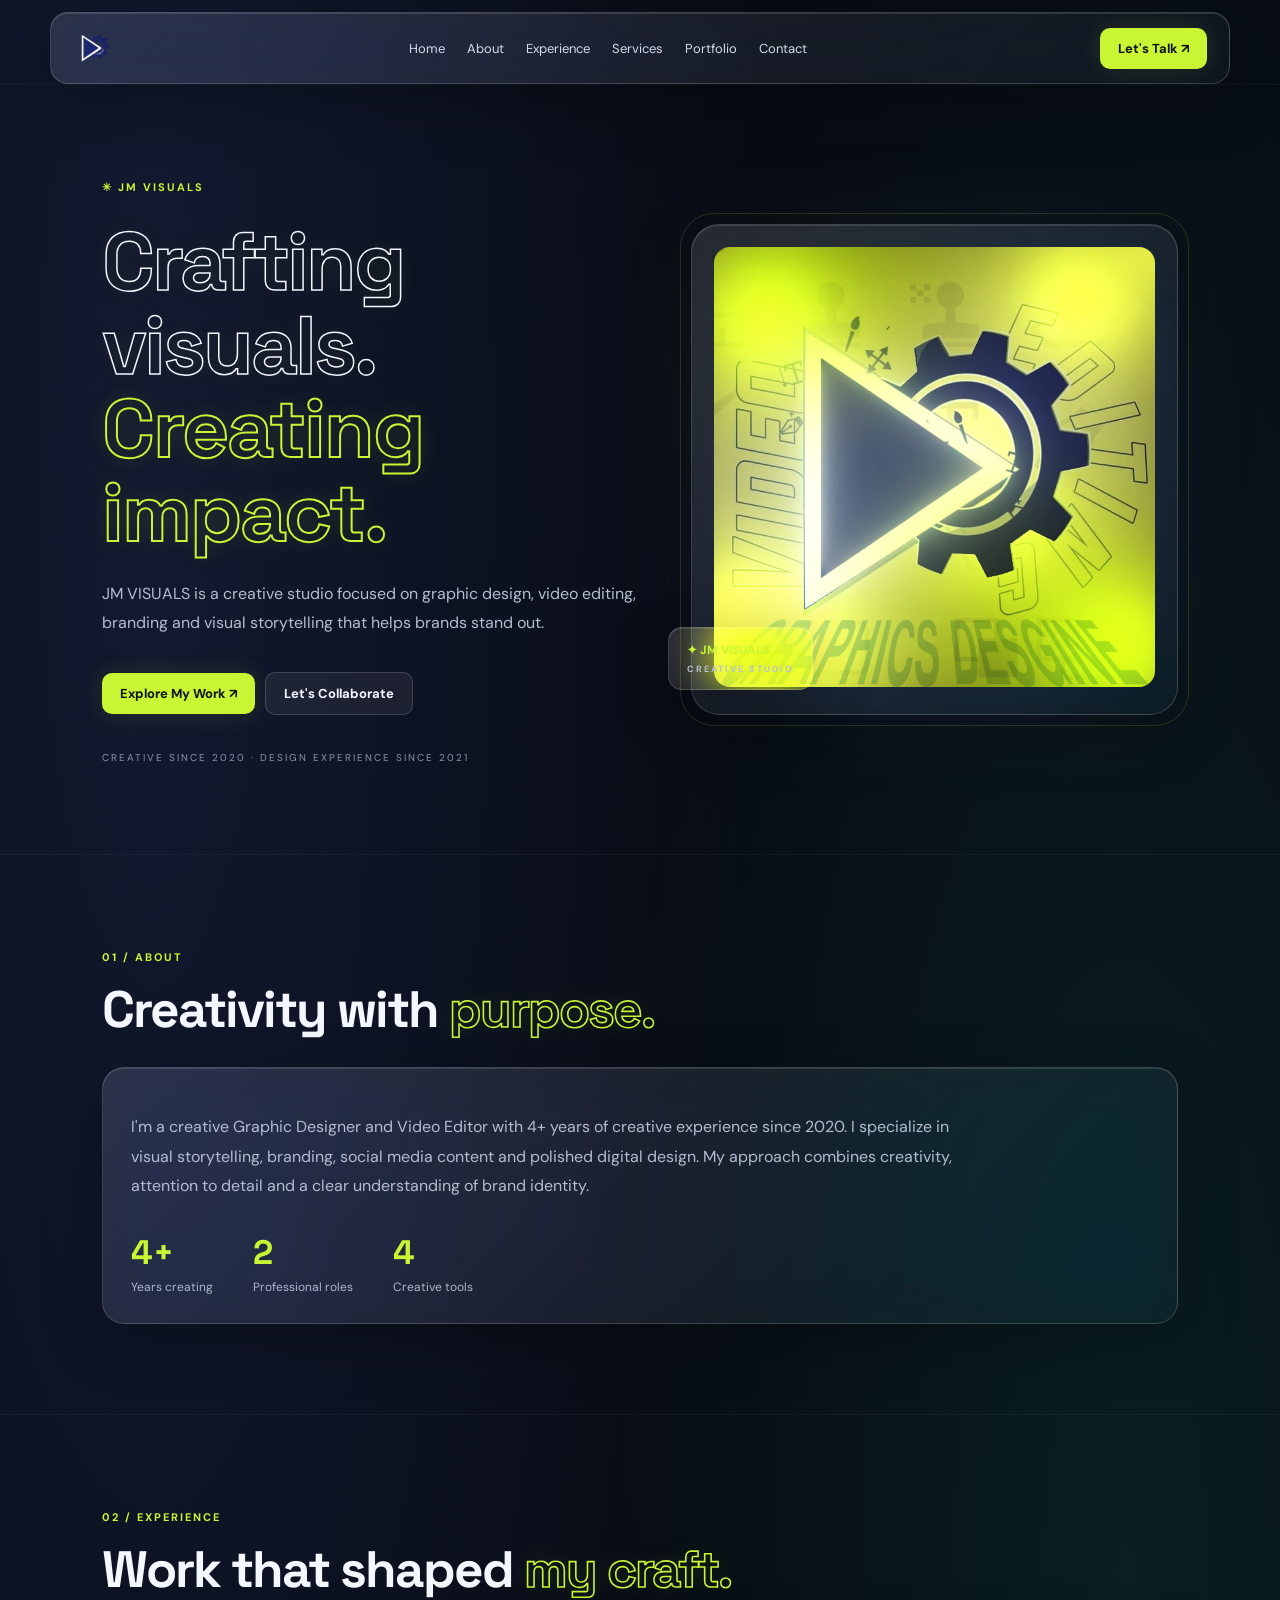
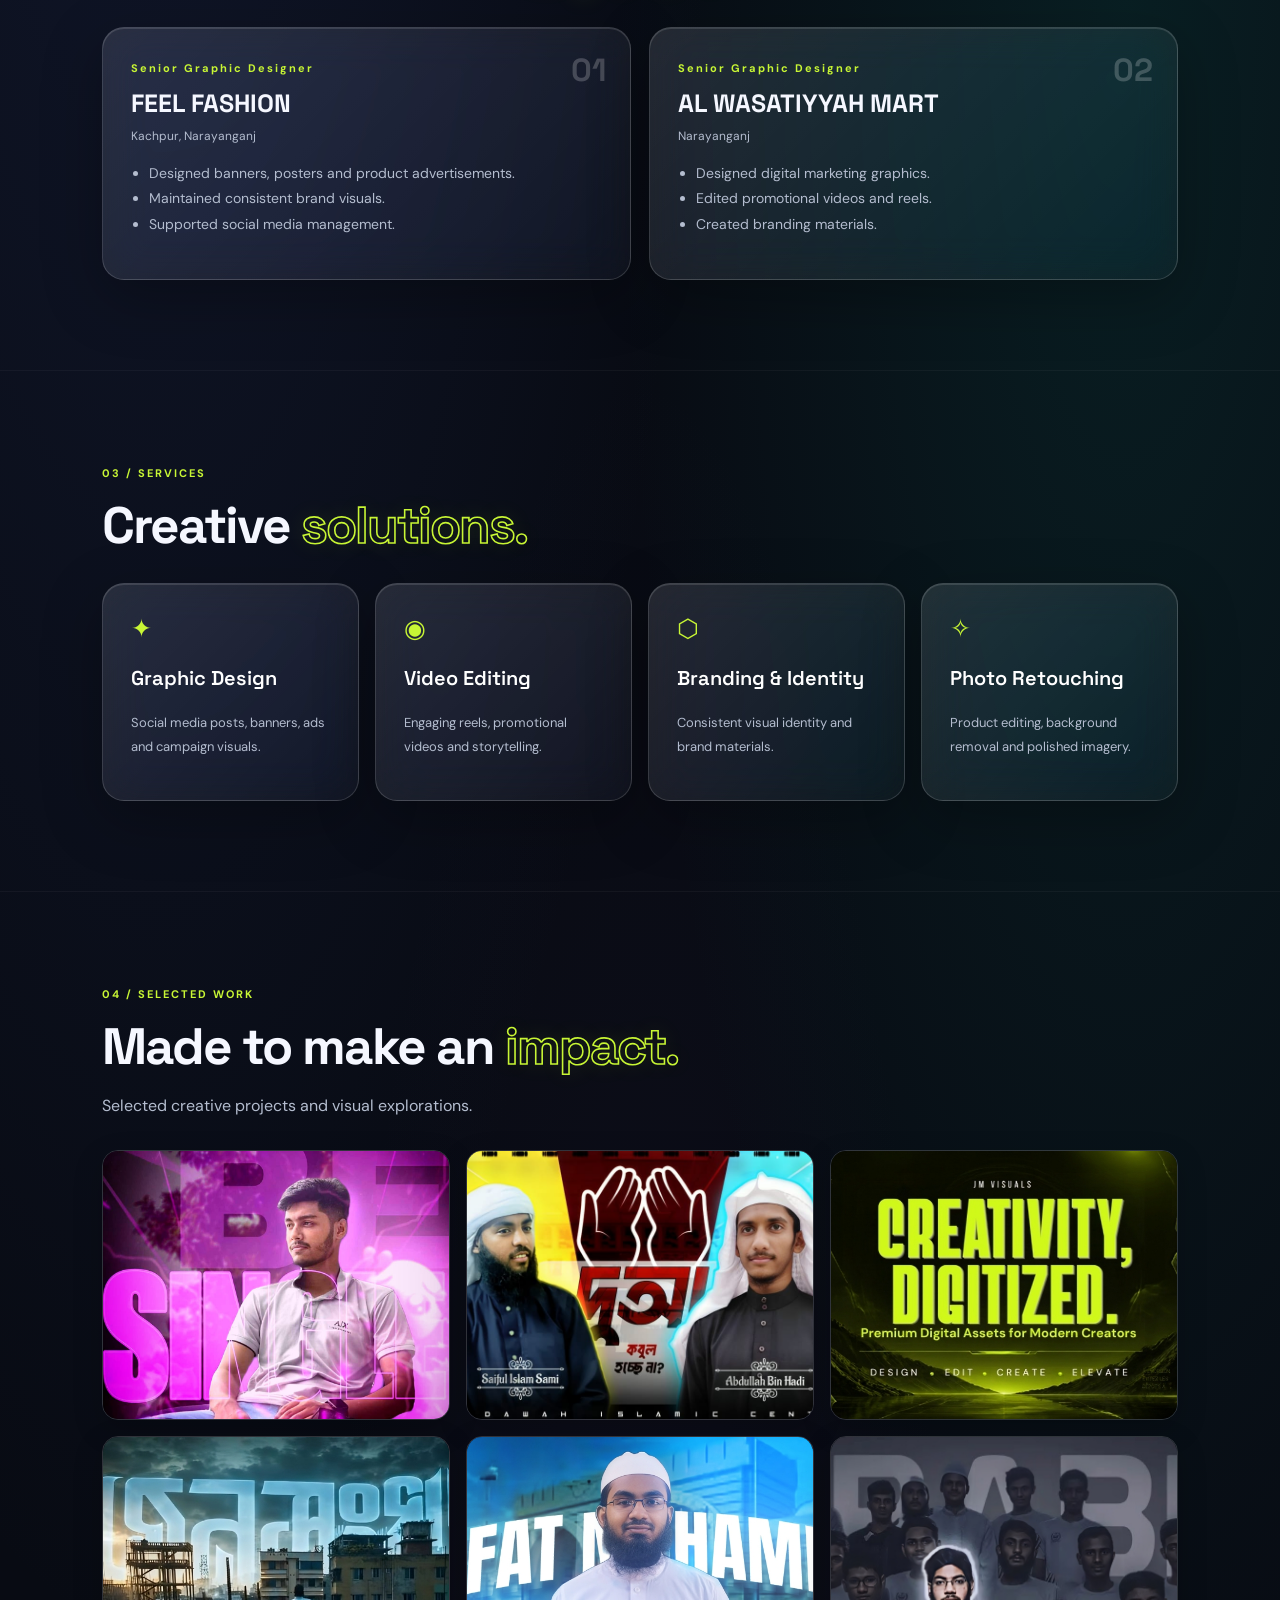
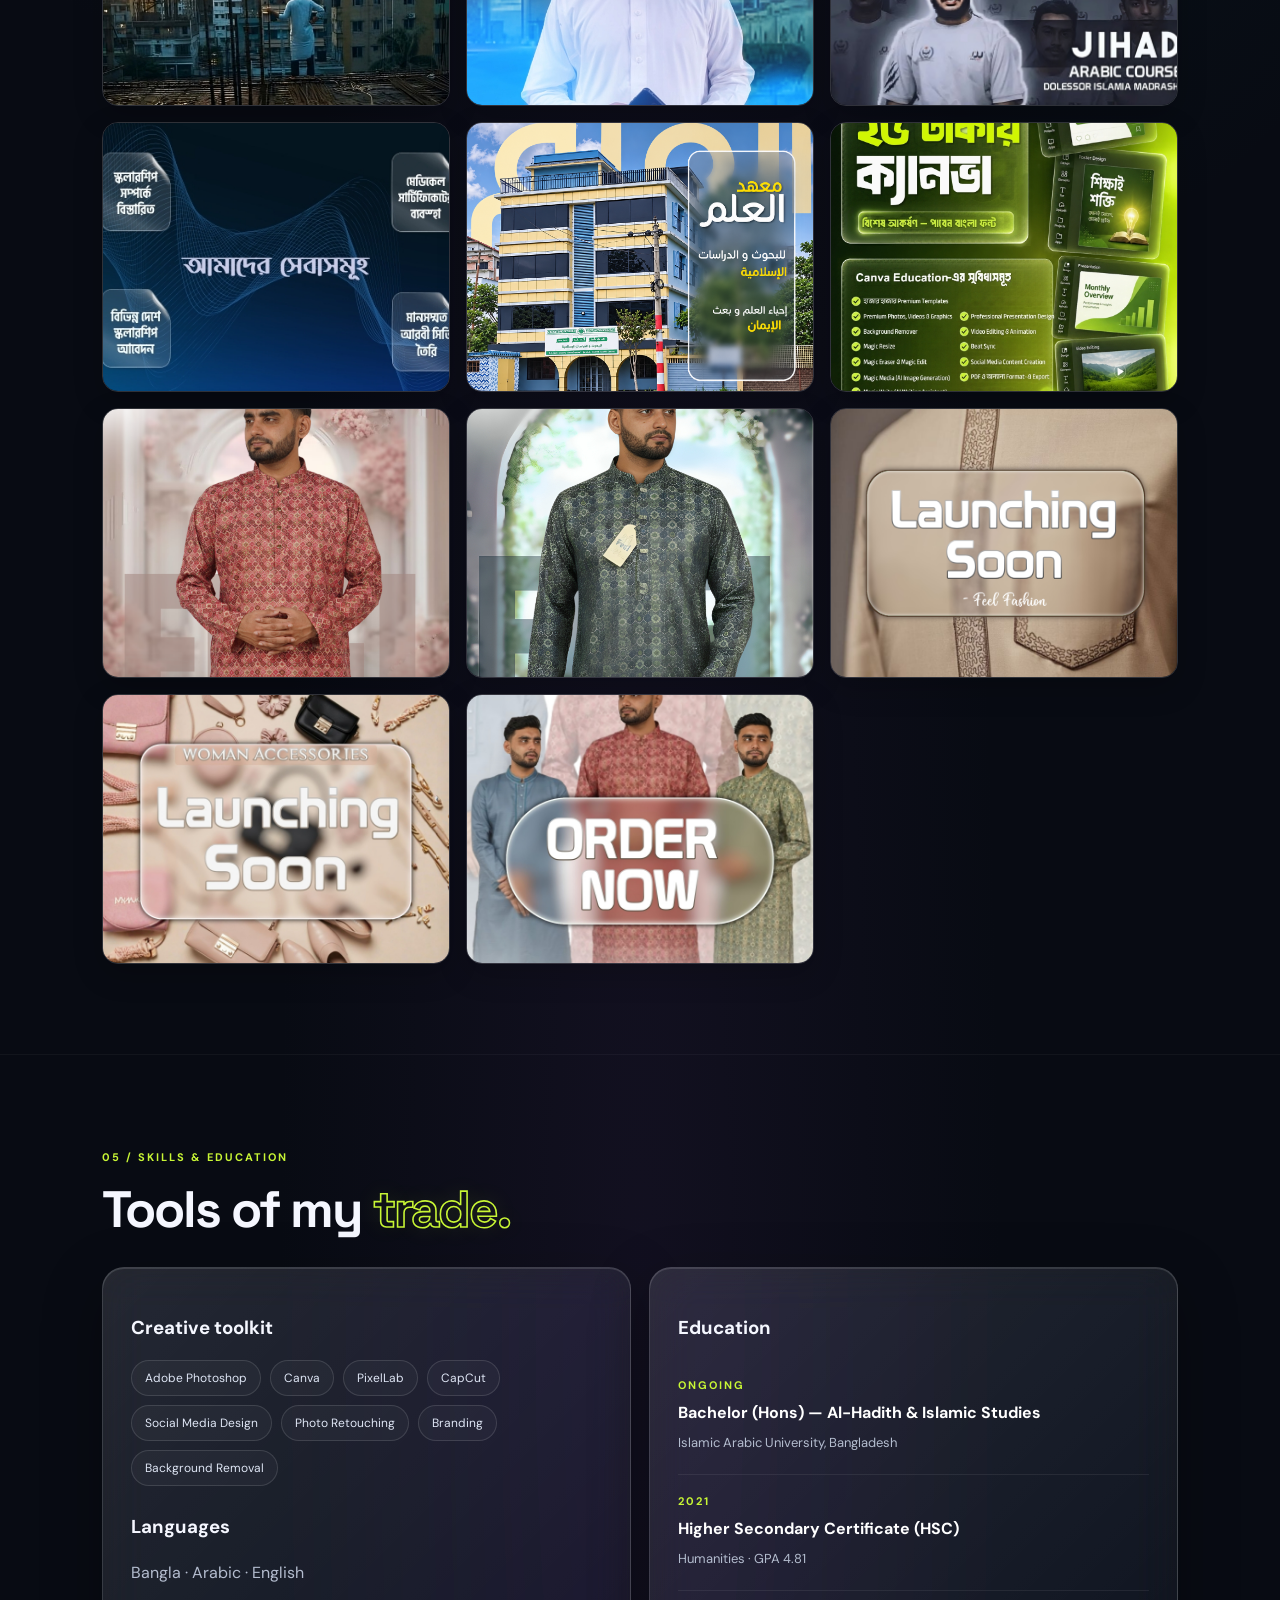
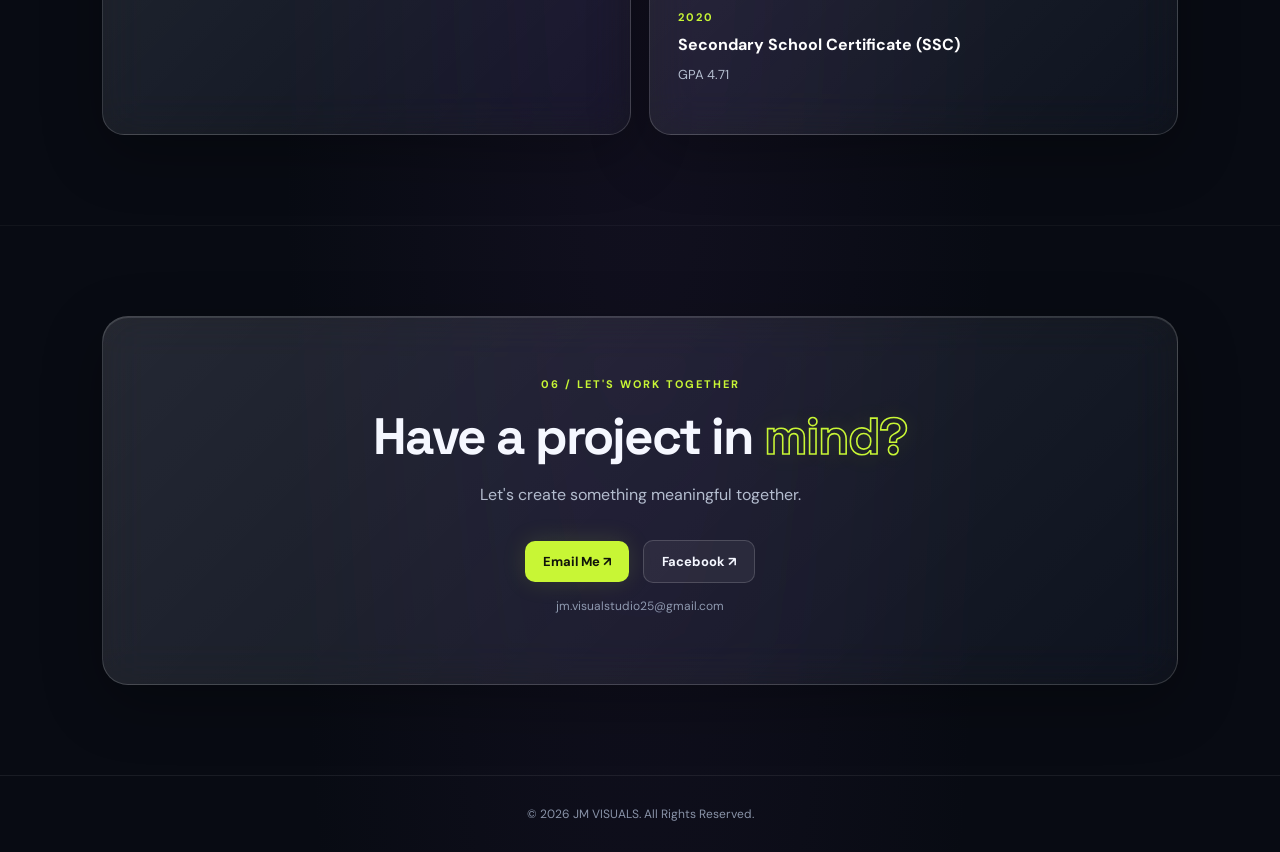
<file: index.html>
<!DOCTYPE html>
<html lang="en"><head>
<meta charset="UTF-8"><meta name="viewport" content="width=device-width, initial-scale=1.0">
<title>JM VISUALS — Creative Studio</title>
<meta name="description" content="JM VISUALS — Graphic Designer, Video Editor &amp; Creative Studio">
<link rel="stylesheet" href="style.css"><link rel="preconnect" href="https://fonts.googleapis.com">
<link href="https://fonts.googleapis.com/css2?family=DM+Sans:wght@400;500;700&amp;family=Space+Grotesk:wght@400;600;700&amp;display=swap" rel="stylesheet">
</head>
<body>
<header class="glass nav-wrap"><a class="logo" href="#home" aria-label="JM VISUALS Home"><img src="JM VISUALS LOGO.png" alt="JM VISUALS Logo"></a>
<nav><a href="#home">Home</a><a href="#about">About</a><a href="#experience">Experience</a><a href="#services">Services</a><a href="#portfolio">Portfolio</a><a href="#contact">Contact</a></nav><a class="talk" href="#contact">Let's Talk ↗</a></header>
<main>
<section class="hero" id="home"><div class="hero-copy"><small class="eyebrow">✳ JM VISUALS</small><h1>Crafting visuals.<br><em>Creating impact.</em></h1><p>JM VISUALS is a creative studio focused on graphic design, video editing, branding and visual storytelling that helps brands stand out.</p><a class="btn" href="#portfolio">Explore My Work ↗</a><a class="btn secondary" href="#contact">Let's Collaborate</a><div class="meta">CREATIVE SINCE 2020 · DESIGN EXPERIENCE SINCE 2021</div></div>
<div class="hero-visual glass"><div class="orb"></div><img src="MAIN PIC.jpg" alt="JM VISUALS — Main portrait"><div class="floating-label glass">✦ JM VISUALS <span>CREATIVE STUDIO</span></div></div></section>
<section id="about"><div class="section-heading"><small>01 / ABOUT</small><h2>Creativity with <em>purpose.</em></h2></div><div class="glass panel about-panel"><p>I'm a creative Graphic Designer and Video Editor with 4+ years of creative experience since 2020. I specialize in visual storytelling, branding, social media content and polished digital design. My approach combines creativity, attention to detail and a clear understanding of brand identity.</p><div class="stats"><div><strong>4+</strong><span>Years creating</span></div><div><strong>2</strong><span>Professional roles</span></div><div><strong>4</strong><span>Creative tools</span></div></div></div></section>
<section id="experience"><div class="section-heading"><small>02 / EXPERIENCE</small><h2>Work that shaped <em>my craft.</em></h2></div><div class="experience-grid"><article class="glass panel"><span class="card-index">01</span><small>Senior Graphic Designer</small><h3>FEEL FASHION</h3><p class="location">Kachpur, Narayanganj</p><ul><li>Designed banners, posters and product advertisements.</li><li>Maintained consistent brand visuals.</li><li>Supported social media management.</li></ul></article><article class="glass panel"><span class="card-index">02</span><small>Senior Graphic Designer</small><h3>AL WASATIYYAH MART</h3><p class="location">Narayanganj</p><ul><li>Designed digital marketing graphics.</li><li>Edited promotional videos and reels.</li><li>Created branding materials.</li></ul></article></div></section>
<section id="services"><div class="section-heading"><small>03 / SERVICES</small><h2>Creative <em>solutions.</em></h2></div><div class="cards"><article class="glass panel"><span>✦</span><h3>Graphic Design</h3><p>Social media posts, banners, ads and campaign visuals.</p></article><article class="glass panel"><span>◉</span><h3>Video Editing</h3><p>Engaging reels, promotional videos and storytelling.</p></article><article class="glass panel"><span>⬡</span><h3>Branding &amp; Identity</h3><p>Consistent visual identity and brand materials.</p></article><article class="glass panel"><span>✧</span><h3>Photo Retouching</h3><p>Product editing, background removal and polished imagery.</p></article></div></section>
<section id="portfolio"><div class="section-heading"><small>04 / SELECTED WORK</small><h2>Made to make an <em>impact.</em></h2><p>Selected creative projects and visual explorations.</p></div><div class="gallery"><img src="WhatsApp Image 2026-11-06 at 11.59.51 PM.jpeg" alt="JM VISUALS graphic design project"><img src="WhatsApp Image 2026-11-06 at 11.59.50 PM.jpeg" alt="JM VISUALS graphic design project"><img src="22970658933.jpg" alt="CREATIVITY DIGITIZED JM VISUALS digital assets banner"><img src="14758231567.jpg.jpeg" alt="Cinematic Bengali typography and video artwork"><img src="New Project.png" alt="JM VISUALS creative design"><img src="94d9cf09bd864286a5651142bdd70095.jpg" alt="JM VISUALS creative design"><img src="Your paragraph text.jpg" alt="JM VISUALS design artwork"><img src="Natural Cream Building with Arabic Text Overlay.png" alt="Arabic typography and architectural design"><img src="2020.2.jpg" alt="JM VISUALS graphic design artwork"><img src="1.png" alt="Canva Education promotional design"><img src="3.jpg" alt="JM VISUALS graphic design project"><img src="pan 2 mobile.png" alt="JM VISUALS mobile design project"><img src="WhatsApp Image 2025-12-18 at 11.06.43 AM.jpg" alt="JM VISUALS design project"><img src="WhatsApp Image 2025-12-18 at 12.11.22 PM.jpg" alt="JM VISUALS design project"></div></section>
<section id="skills"><div class="section-heading"><small>05 / SKILLS &amp; EDUCATION</small><h2>Tools of my <em>trade.</em></h2></div><div class="skills-grid"><div class="glass panel"><h3>Creative toolkit</h3><div class="skill-tags"><span>Adobe Photoshop</span><span>Canva</span><span>PixelLab</span><span>CapCut</span><span>Social Media Design</span><span>Photo Retouching</span><span>Branding</span><span>Background Removal</span></div><h3>Languages</h3><p>Bangla · Arabic · English</p></div><div class="glass panel"><h3>Education</h3><div class="education"><small>ONGOING</small><h4>Bachelor (Hons) — Al-Hadith &amp; Islamic Studies</h4><p>Islamic Arabic University, Bangladesh</p></div><div class="education"><small>2021</small><h4>Higher Secondary Certificate (HSC)</h4><p>Humanities · GPA 4.81</p></div><div class="education"><small>2020</small><h4>Secondary School Certificate (SSC)</h4><p>GPA 4.71</p></div></div></div></section>
<section id="contact"><div class="glass contact-panel"><small>06 / LET'S WORK TOGETHER</small><h2>Have a project in <em>mind?</em></h2><p>Let's create something meaningful together.</p><a class="btn" href="mailto:jm.visualstudio25@gmail.com">Email Me ↗</a><a class="btn secondary" href="https://www.facebook.com/jmeditor24" target="_blank" rel="noopener">Facebook ↗</a><p class="contact-email">jm.visualstudio25@gmail.com</p></div></section>
</main><footer>© 2026 JM VISUALS. All Rights Reserved.</footer><script src="script.js"></script></body></html>
</file>
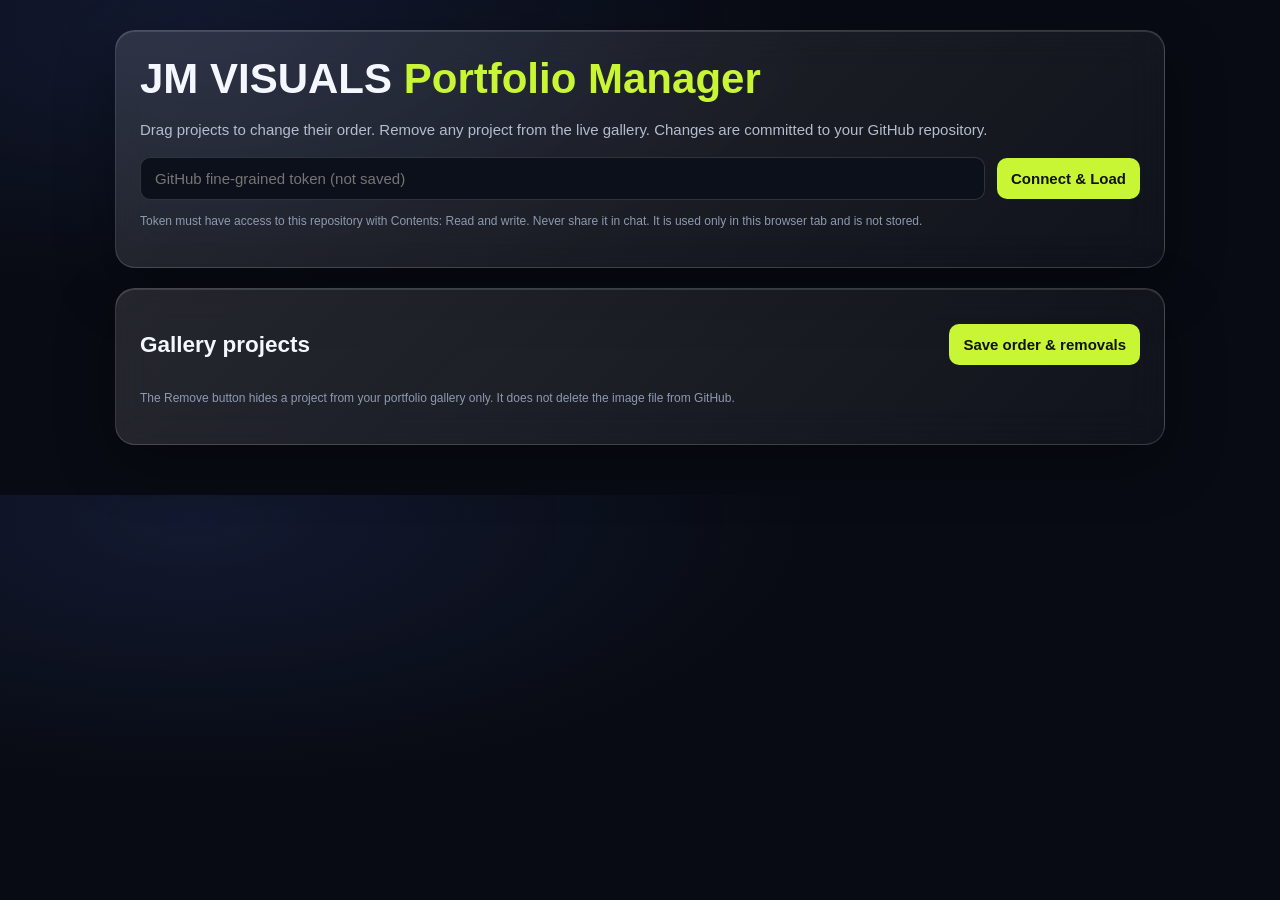
<file: admin.html>
<!DOCTYPE html>
<html lang="en">
<head>
<meta charset="UTF-8"><meta name="viewport" content="width=device-width, initial-scale=1">
<title>JM VISUALS — Portfolio Manager</title>
<style>
:root{--lime:#c8f635;--bg:#080b13;--glass:rgba(255,255,255,.07);--line:rgba(255,255,255,.16)}
*{box-sizing:border-box}body{margin:0;background:radial-gradient(ellipse at 15% 5%,#28366b55,transparent 40%),var(--bg);color:#f5f7ff;font:15px 'DM Sans',Arial,sans-serif;padding:30px}
main{max-width:1050px;margin:auto}.glass{background:linear-gradient(135deg,rgba(255,255,255,.12),rgba(255,255,255,.035));border:1px solid var(--line);box-shadow:0 18px 60px #0005,inset 0 1px #ffffff1f;backdrop-filter:blur(20px);border-radius:20px;padding:24px;margin-bottom:20px}
h1,h2{font-family:'Space Grotesk',Arial,sans-serif}h1{font-size:clamp(28px,5vw,42px);margin:0 0 10px}h1 em{font-style:normal;color:var(--lime)}p{color:#b4bdcf;line-height:1.6}.row{display:flex;gap:12px;flex-wrap:wrap;align-items:center}input,button{border-radius:10px;padding:12px 14px;font:inherit}input{background:#0b101b;color:#fff;border:1px solid #ffffff25;flex:1;min-width:220px}button{border:0;background:var(--lime);color:#10130a;font-weight:700;cursor:pointer}button.secondary{background:#ffffff12;color:#fff;border:1px solid #ffffff20}button.remove{background:#ff6b6b;color:#220808;padding:8px 10px}.status{margin-top:12px;color:var(--lime);font-size:14px}.grid{display:grid;grid-template-columns:repeat(auto-fill,minmax(220px,1fr));gap:14px}.item{border:1px solid #ffffff20;background:#ffffff08;border-radius:14px;padding:10px;cursor:grab}.item.dragging{opacity:.35}.item img{width:100%;height:180px;object-fit:contain;background:#080b13;border-radius:9px}.name{font-size:12px;color:#c6cede;overflow-wrap:anywhere;margin:8px 0}.item-actions{display:flex;justify-content:space-between;gap:8px;align-items:center}.item-actions button{padding:8px 10px;font-size:12px}.help{font-size:12px;color:#8e9ab0}.hidden{display:none}@media(max-width:520px){body{padding:14px}.glass{padding:16px}}
</style>
</head><body><main>
<section class="glass"><h1>JM VISUALS <em>Portfolio Manager</em></h1>
<p>Drag projects to change their order. Remove any project from the live gallery. Changes are committed to your GitHub repository.</p>
<div class="row"><input id="token" type="password" autocomplete="off" placeholder="GitHub fine-grained token (not saved)"><button id="load">Connect & Load</button></div>
<p class="help">Token must have access to this repository with Contents: Read and write. Never share it in chat. It is used only in this browser tab and is not stored.</p><div id="status" class="status"></div></section>
<section class="glass"><div class="row"><h2 style="flex:1">Gallery projects</h2><button id="save" disabled>Save order & removals</button></div><p class="help">The Remove button hides a project from your portfolio gallery only. It does not delete the image file from GitHub.</p><div id="gallery" class="grid"></div></section>
</main>
<script>
const owner='jmvisuals25',repo='jm-visuals-portfolio',branch='main';
let token='',sha='',originalHtml='',galleryNode=null,dragged=null;
const $=id=>document.getElementById(id),status=s=>$('status').textContent=s;
const api=(path,opts={})=>fetch('https://api.github.com/repos/'+owner+'/'+repo+'/'+path,{...opts,headers:{Accept:'application/vnd.github+json',Authorization:'Bearer '+token,'X-GitHub-Api-Version':'2022-11-28',...(opts.headers||{})}});
function decodeBase64(s){const bytes=Uint8Array.from(atob(s.replace(/\n/g,'')),c=>c.charCodeAt(0));return new TextDecoder().decode(bytes)}
function encodeBase64(s){return btoa(unescape(encodeURIComponent(s)))}
async function load(){token=$('token').value.trim();if(!token){status('Enter your GitHub token first.');return}status('Loading repository…');try{const r=await api('contents/index.html?ref='+branch);if(!r.ok)throw Error('GitHub returned '+r.status+' — check token/repository permissions.');const data=await r.json();sha=data.sha;originalHtml=decodeBase64(data.content);const doc=new DOMParser().parseFromString(originalHtml,'text/html');galleryNode=doc.querySelector('.gallery');if(!galleryNode)throw Error('Could not find .gallery in index.html');render([...galleryNode.querySelectorAll('img')]);$('save').disabled=false;status('Loaded '+galleryNode.querySelectorAll('img').length+' gallery projects.')}catch(e){status(e.message)}}
function render(imgs){const grid=$('gallery');grid.innerHTML='';imgs.forEach((img,i)=>{const card=document.createElement('div');card.className='item';card.draggable=true;card.dataset.src=img.getAttribute('src');const preview=document.createElement('img');preview.src=img.getAttribute('src');preview.alt=img.alt||'';const name=document.createElement('div');name.className='name';name.textContent=(i+1)+'. '+img.getAttribute('src');const actions=document.createElement('div');actions.className='item-actions';const order=document.createElement('span');order.className='help';order.textContent='Drag to reorder';const remove=document.createElement('button');remove.className='remove';remove.textContent='Remove';remove.onclick=()=>{card.remove();renumber()};actions.append(order,remove);card.append(preview,name,actions);card.addEventListener('dragstart',()=>{dragged=card;card.classList.add('dragging')});card.addEventListener('dragend',()=>{dragged=null;card.classList.remove('dragging');renumber()});card.addEventListener('dragover',e=>{e.preventDefault();if(dragged&&dragged!==card){const rect=card.getBoundingClientRect();const after=e.clientY>rect.top+rect.height/2;grid.insertBefore(dragged,after?card.nextSibling:card)}});grid.append(card)});renumber()}
function renumber(){[...$('gallery').children].forEach((card,i)=>{card.querySelector('.name').textContent=(i+1)+'. '+card.dataset.src})}
async function save(){if(!token||!sha||!galleryNode)return;const remaining=[...$('gallery').children].map(card=>card.dataset.src);const doc=new DOMParser().parseFromString(originalHtml,'text/html');const gallery=doc.querySelector('.gallery');const oldImgs=[...gallery.querySelectorAll('img')];const bySrc=new Map(oldImgs.map(img=>[img.getAttribute('src'),img]));gallery.innerHTML='';remaining.forEach(src=>{if(bySrc.has(src))gallery.append(bySrc.get(src))});const html='<!DOCTYPE html>\n'+doc.documentElement.outerHTML;status('Saving changes to GitHub…');$('save').disabled=true;try{const r=await api('contents/index.html',{method:'PUT',headers:{'Content-Type':'application/json'},body:JSON.stringify({message:'Update portfolio gallery order and removals',content:encodeBase64(html),sha,branch})});const data=await r.json();if(!r.ok)throw Error(data.message||'GitHub save failed');sha=data.content.sha;originalHtml=html;status('Saved! Commit: '+data.commit.sha.slice(0,7)+'. GitHub Pages may take a few minutes to update.');}catch(e){status('Save failed: '+e.message)}finally{$('save').disabled=false}}
$('load').onclick=load;$('save').onclick=save;
</script></body></html>
</file>
<file: style.css>
*{box-sizing:border-box}html{scroll-behavior:smooth;scroll-padding-top:100px}body{margin:0;background:#080b13;color:#f5f7ff;font-family:'DM Sans',sans-serif;overflow-x:hidden;background-image:radial-gradient(ellipse at 12% 8%,#28366b55,transparent 38%),radial-gradient(ellipse at 88% 28%,#0c665b38,transparent 32%),radial-gradient(ellipse at 50% 80%,#40275a30,transparent 40%)}:root{--lime:#c8f635;--glass:rgba(255,255,255,.065);--line:rgba(255,255,255,.16)}a{transition:.25s}header{position:sticky;top:12px;z-index:20;margin:12px auto 0;width:min(1180px,94%);display:flex;align-items:center;justify-content:space-between;padding:14px 22px;border-radius:18px}.glass{background:linear-gradient(135deg,rgba(255,255,255,.12),rgba(255,255,255,.035));border:1px solid var(--line);box-shadow:0 18px 60px rgba(0,0,0,.28),inset 0 1px 0 rgba(255,255,255,.12);backdrop-filter:blur(22px) saturate(160%);-webkit-backdrop-filter:blur(22px) saturate(160%)}.logo img{display:block;height:42px;width:auto;max-width:180px;object-fit:contain}nav{display:flex;gap:22px}nav a{color:#d7dbea;text-decoration:none;font-size:13px}nav a:hover{color:var(--lime)}.talk,.btn{display:inline-block;background:var(--lime);color:#10130a;padding:12px 18px;border-radius:10px;text-decoration:none;font-weight:700;font-size:13px;box-shadow:0 0 25px #c8f63520}.talk:hover,.btn:hover{transform:translateY(-2px);box-shadow:0 8px 30px #c8f63530}.hero{min-height:85vh;display:grid;grid-template-columns:1.05fr .95fr;align-items:center;gap:50px;padding:90px max(8%,calc((100% - 1120px)/2));}.eyebrow,small{color:var(--lime);letter-spacing:2px;font-weight:700;font-size:11px}.hero h1{font:700 clamp(44px,6.5vw,82px)/1.02 'Space Grotesk';letter-spacing:-3px;margin:24px 0;color:transparent;-webkit-text-stroke:1.5px #f5f7ff;text-stroke:1.5px #f5f7ff;text-shadow:0 0 22px #c8f63512}.hero h1 em{color:transparent;-webkit-text-stroke:1.5px var(--lime);text-stroke:1.5px var(--lime);font-style:normal}.hero em,h2 em{font-style:normal;color:var(--lime)}.hero p,section p{color:#b4bdcf;line-height:1.85;max-width:620px}.hero .btn{margin:18px 10px 0 0}.secondary{background:rgba(255,255,255,.06);border:1px solid var(--line);color:#f5f7ff;box-shadow:none}.meta{font-size:10px;letter-spacing:2px;color:#8993a8;margin-top:36px}.hero-visual{position:relative;padding:22px;border-radius:28px;isolation:isolate}.hero-visual:before{content:'';position:absolute;inset:-12px;border-radius:34px;border:1px solid #c8f63528;z-index:-1}.hero-visual img{width:100%;max-height:480px;object-fit:contain;border-radius:16px;position:relative}.orb{position:absolute;inset:12%;background:linear-gradient(130deg,#c8f63530,#647cff35,#b15cff28);filter:blur(65px);z-index:-1}.floating-label{position:absolute;left:-24px;bottom:24px;padding:14px 18px;border-radius:14px;font-size:12px;font-weight:700;color:var(--lime)}.floating-label span{display:block;color:#b6c0d2;font-size:9px;letter-spacing:2px;margin-top:5px}section{padding:90px max(8%,calc((100% - 1120px)/2));border-top:1px solid #ffffff0a}.section-heading{margin-bottom:30px}.section-heading h2,h2{font:700 clamp(34px,4vw,58px)/1.08 'Space Grotesk';letter-spacing:-2px;margin:16px 0}.panel{border-radius:22px;padding:28px}.about-panel p{font-size:16px;max-width:850px}.stats{display:flex;gap:40px;margin-top:30px;flex-wrap:wrap}.stats div{display:grid;gap:5px}.stats strong{font:700 34px 'Space Grotesk';color:var(--lime)}.stats span{font-size:12px;color:#aeb8ca}.experience-grid,.skills-grid{display:grid;grid-template-columns:repeat(2,minmax(0,1fr));gap:18px}.experience-grid article{position:relative}.card-index{position:absolute;right:24px;top:22px;color:#ffffff35;font:700 32px 'Space Grotesk'}.experience-grid h3{font:700 25px 'Space Grotesk';margin:10px 0}.location{font-size:12px;margin-top:-4px}.panel ul{padding-left:18px;color:#b4bdcf;line-height:1.8;font-size:14px}.cards{display:grid;grid-template-columns:repeat(4,1fr);gap:16px}.cards article{transition:transform .3s,border-color .3s}.cards article:hover{transform:translateY(-7px);border-color:#c8f63555}.cards article>span{color:var(--lime);font-size:25px}.cards h3{color:#fff;font:600 20px 'Space Grotesk'}.cards p{font-size:13px}.gallery{display:grid;grid-template-columns:repeat(3,1fr);gap:16px;margin-top:30px}.gallery img{width:100%;height:270px;object-fit:cover;border-radius:16px;border:1px solid var(--line);transition:.35s;box-shadow:0 10px 30px #0003}.gallery img:hover{transform:translateY(-5px) scale(1.015);border-color:#c8f63580;box-shadow:0 15px 40px #c8f63510}.skill-tags{display:flex;flex-wrap:wrap;gap:9px;margin:20px 0 28px}.skill-tags span{padding:9px 13px;border-radius:999px;border:1px solid #ffffff20;background:#ffffff08;color:#dfe6f5;font-size:12px}.education{padding:14px 0;border-bottom:1px solid #ffffff12}.education:last-child{border:0}.education h4{margin:8px 0;color:#fff}.education p{font-size:13px;margin:5px 0}.contact-panel{text-align:center;padding:55px 25px;border-radius:26px}.contact-panel p{margin:12px auto}.contact-panel .btn{margin:18px 7px 0}.contact-email{font-size:12px;color:#8f9ab0}footer{text-align:center;padding:30px;color:#8993a8;border-top:1px solid #ffffff12;font-size:12px}@media(max-width:900px){header{flex-wrap:wrap;gap:12px}nav{order:3;width:100%;justify-content:center;gap:14px;flex-wrap:wrap}nav a{font-size:12px}.hero{grid-template-columns:1fr;padding:65px 6%;gap:35px}.hero-visual{max-width:650px;margin:auto}.cards{grid-template-columns:repeat(2,1fr)}.gallery{grid-template-columns:repeat(2,1fr)}section{padding:70px 6%}}@media(max-width:520px){header{padding:12px 14px}.logo img{height:34px}.talk{padding:9px 12px;font-size:11px}.hero h1{letter-spacing:-1.5px}.cards,.gallery,.experience-grid,.skills-grid{grid-template-columns:1fr}.gallery img{height:auto;max-height:400px}.floating-label{left:8px;bottom:10px}.stats{gap:22px}.panel{padding:22px}}

/* Premium outline typography */
.hero h1 em,
.section-heading h2 em,
.contact-panel h2 em{
  color:transparent;
  -webkit-text-fill-color:transparent;
  -webkit-text-stroke:1.6px var(--lime);
  text-shadow:0 0 24px rgba(200,246,53,.12);
}
.hero h1 em{
  letter-spacing:-2px;
  -webkit-text-stroke-width:2px;
}
@media(max-width:520px){
  .hero h1 em,.section-heading h2 em,.contact-panel h2 em{
    -webkit-text-stroke-width:1.25px;
  }
}
</file>
